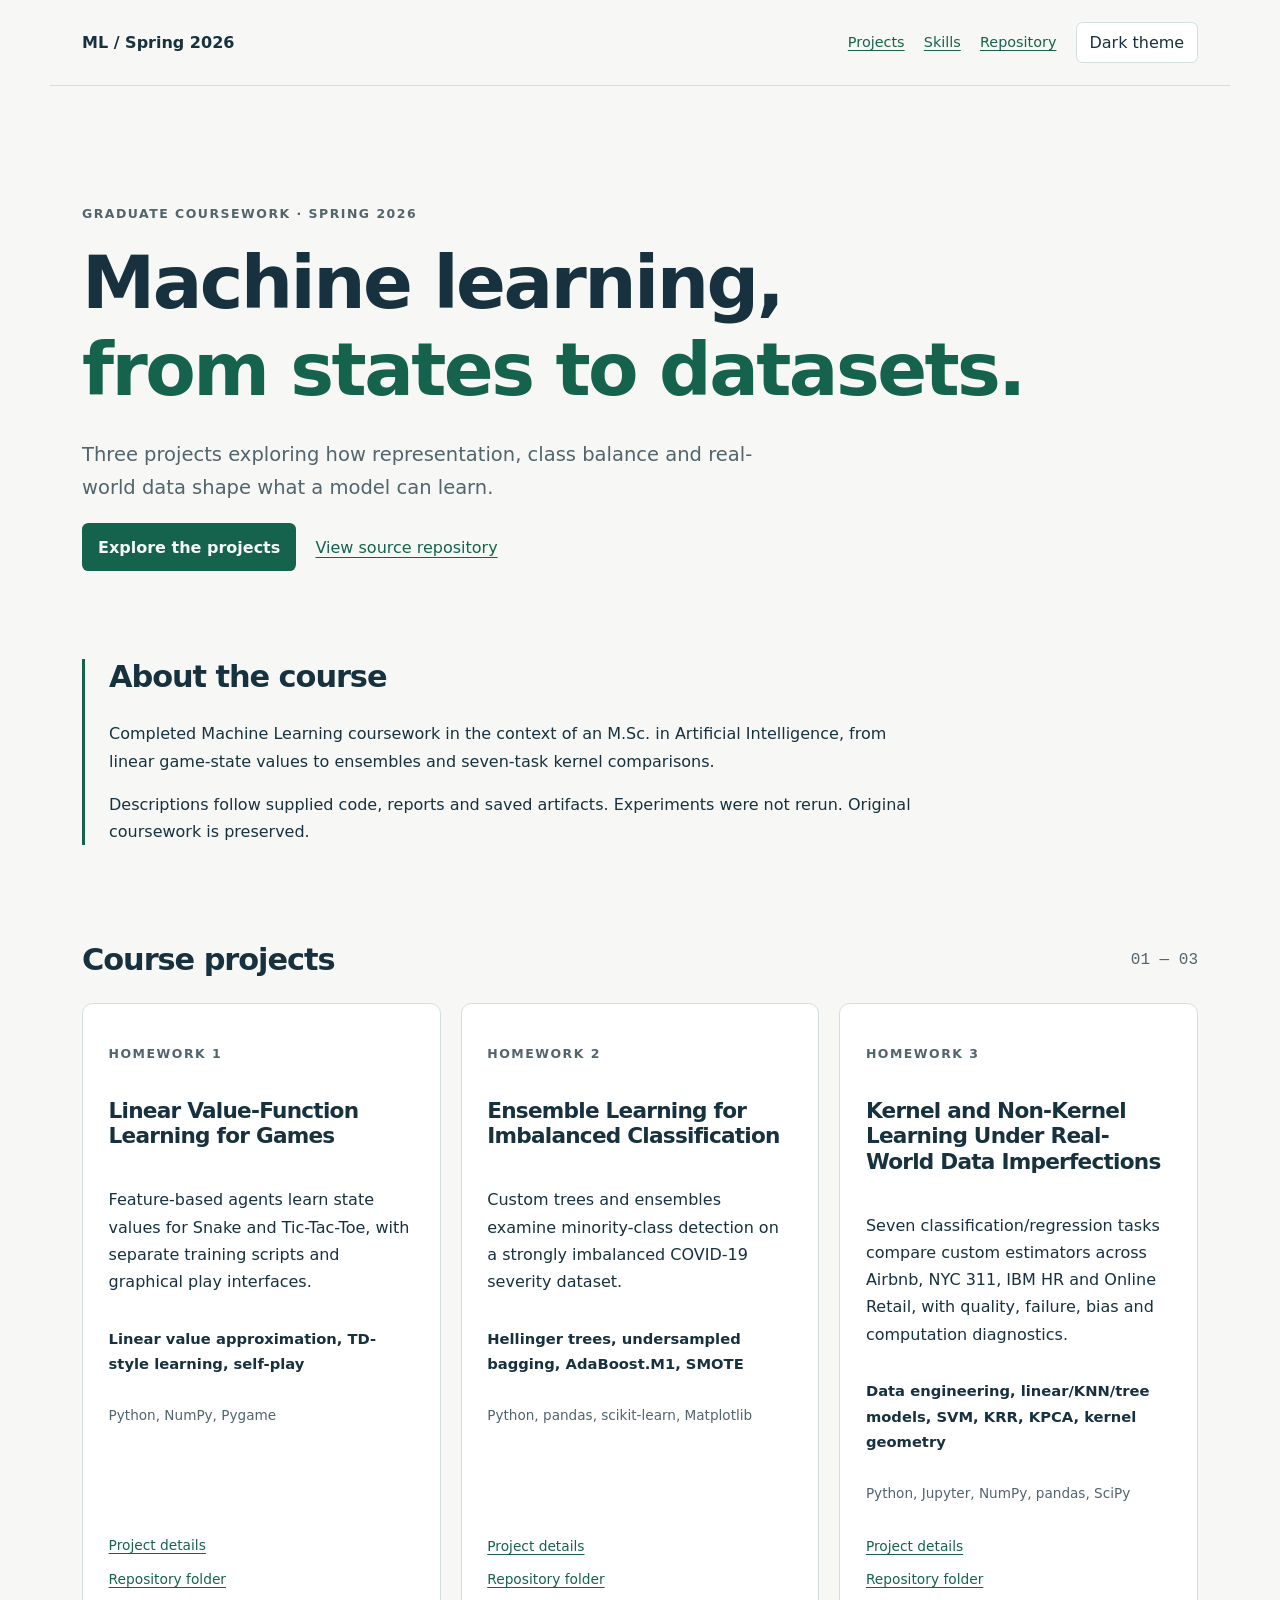
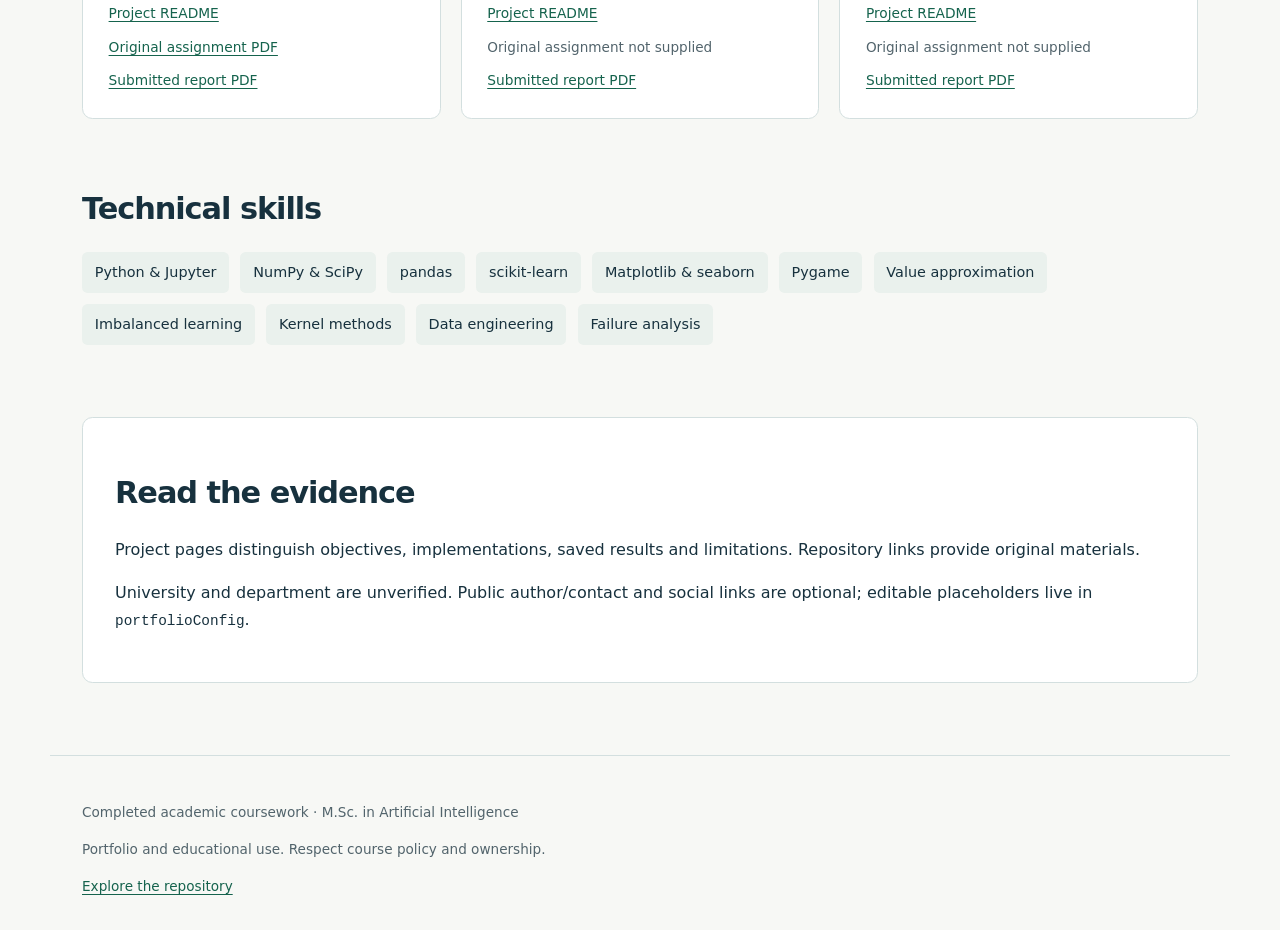
<file: docs/index.html>
<!doctype html>
<html lang="en"><head><meta charset="utf-8"><meta name="viewport" content="width=device-width, initial-scale=1"><meta name="description" content="Graduate Machine Learning coursework: game learning, ensembles and kernel methods."><title>Course projects | ML Portfolio</title><link rel="icon" href="favicon.svg" type="image/svg+xml"><link rel="stylesheet" href="assets/css/style.css"><script src="assets/js/main.js" defer></script></head><body><a class="skip" href="#main">Skip to content</a><header class="nav"><a class="brand" href="index.html">ML / Spring 2026</a><nav aria-label="Main navigation"><a href="index.html#projects">Projects</a><a href="index.html#skills">Skills</a><a data-repository href="https://github.com/Mana-Peiravian/machine-learning-projects">Repository</a><button id="theme-toggle" type="button" hidden aria-label="Switch color theme">Theme</button></nav></header><main id="main"><section class="hero"><p class="eyebrow">Graduate coursework · Spring 2026</p><h1>Machine learning,<br><span>from states to datasets.</span></h1><p class="lede">Three projects exploring how representation, class balance and real-world data shape what a model can learn.</p><div class="links"><a class="primary" href="#projects">Explore the projects</a><a data-repository href="https://github.com/Mana-Peiravian/machine-learning-projects">View source repository</a></div></section><section class="overview"><h2>About the course</h2><p>Completed Machine Learning coursework in the context of an M.Sc. in Artificial Intelligence, from linear game-state values to ensembles and seven-task kernel comparisons.</p><p>Descriptions follow supplied code, reports and saved artifacts. Experiments were not rerun. Original coursework is preserved.</p></section><section id="projects"><div class="section-title"><h2>Course projects</h2><span>01 — 03</span></div><div class="grid"><article class="card"><p class="eyebrow">Homework 1</p><h3><a href="projects/linear-game-agents.html">Linear Value-Function Learning for Games</a></h3><p>Feature-based agents learn state values for Snake and Tic-Tac-Toe, with separate training scripts and graphical play interfaces.</p><p class="methods">Linear value approximation, TD-style learning, self-play</p><p class="tools">Python, NumPy, Pygame</p><div class="links"><a href="projects/linear-game-agents.html">Project details</a><a data-repo-path="1/" data-repo-kind="tree" href="https://github.com/Mana-Peiravian/machine-learning-projects/tree/main/1/">Repository folder</a><a data-repo-path="1/README.generated.md" href="https://github.com/Mana-Peiravian/machine-learning-projects/blob/main/1/README.generated.md">Project README</a><a data-repo-path="1/Homework1.pdf" href="https://github.com/Mana-Peiravian/machine-learning-projects/blob/main/1/Homework1.pdf">Original assignment PDF</a><a data-repo-path="1/HW%231%20-%20Report.pdf" href="https://github.com/Mana-Peiravian/machine-learning-projects/blob/main/1/HW%231%20-%20Report.pdf">Submitted report PDF</a></div></article><article class="card"><p class="eyebrow">Homework 2</p><h3><a href="projects/imbalanced-ensembles.html">Ensemble Learning for Imbalanced Classification</a></h3><p>Custom trees and ensembles examine minority-class detection on a strongly imbalanced COVID-19 severity dataset.</p><p class="methods">Hellinger trees, undersampled bagging, AdaBoost.M1, SMOTE</p><p class="tools">Python, pandas, scikit-learn, Matplotlib</p><div class="links"><a href="projects/imbalanced-ensembles.html">Project details</a><a data-repo-path="2/" data-repo-kind="tree" href="https://github.com/Mana-Peiravian/machine-learning-projects/tree/main/2/">Repository folder</a><a data-repo-path="2/README.md" href="https://github.com/Mana-Peiravian/machine-learning-projects/blob/main/2/README.md">Project README</a><span class="muted">Original assignment not supplied</span><a data-repo-path="2/report.pdf" href="https://github.com/Mana-Peiravian/machine-learning-projects/blob/main/2/report.pdf">Submitted report PDF</a></div></article><article class="card"><p class="eyebrow">Homework 3</p><h3><a href="projects/real-world-kernel-study.html">Kernel and Non-Kernel Learning Under Real-World Data Imperfections</a></h3><p>Seven classification/regression tasks compare custom estimators across Airbnb, NYC 311, IBM HR and Online Retail, with quality, failure, bias and computation diagnostics.</p><p class="methods">Data engineering, linear/KNN/tree models, SVM, KRR, KPCA, kernel geometry</p><p class="tools">Python, Jupyter, NumPy, pandas, SciPy</p><div class="links"><a href="projects/real-world-kernel-study.html">Project details</a><a data-repo-path="3/" data-repo-kind="tree" href="https://github.com/Mana-Peiravian/machine-learning-projects/tree/main/3/">Repository folder</a><a data-repo-path="3/README.md" href="https://github.com/Mana-Peiravian/machine-learning-projects/blob/main/3/README.md">Project README</a><span class="muted">Original assignment not supplied</span><a data-repo-path="3/report.pdf" href="https://github.com/Mana-Peiravian/machine-learning-projects/blob/main/3/report.pdf">Submitted report PDF</a></div></article></div></section><section id="skills"><h2>Technical skills</h2><ul class="tags"><li>Python &amp; Jupyter</li><li>NumPy &amp; SciPy</li><li>pandas</li><li>scikit-learn</li><li>Matplotlib &amp; seaborn</li><li>Pygame</li><li>Value approximation</li><li>Imbalanced learning</li><li>Kernel methods</li><li>Data engineering</li><li>Failure analysis</li></ul></section><section class="evidence"><h2>Read the evidence</h2><p>Project pages distinguish objectives, implementations, saved results and limitations. Repository links provide original materials.</p><p>University and department are unverified. Public author/contact and social links are optional; editable placeholders live in <code>portfolioConfig</code>.</p></section></main><footer><p>Completed academic coursework · M.Sc. in Artificial Intelligence</p><p>Portfolio and educational use. Respect course policy and ownership.</p><a data-repository href="https://github.com/Mana-Peiravian/machine-learning-projects">Explore the repository</a></footer></body></html>
</file>
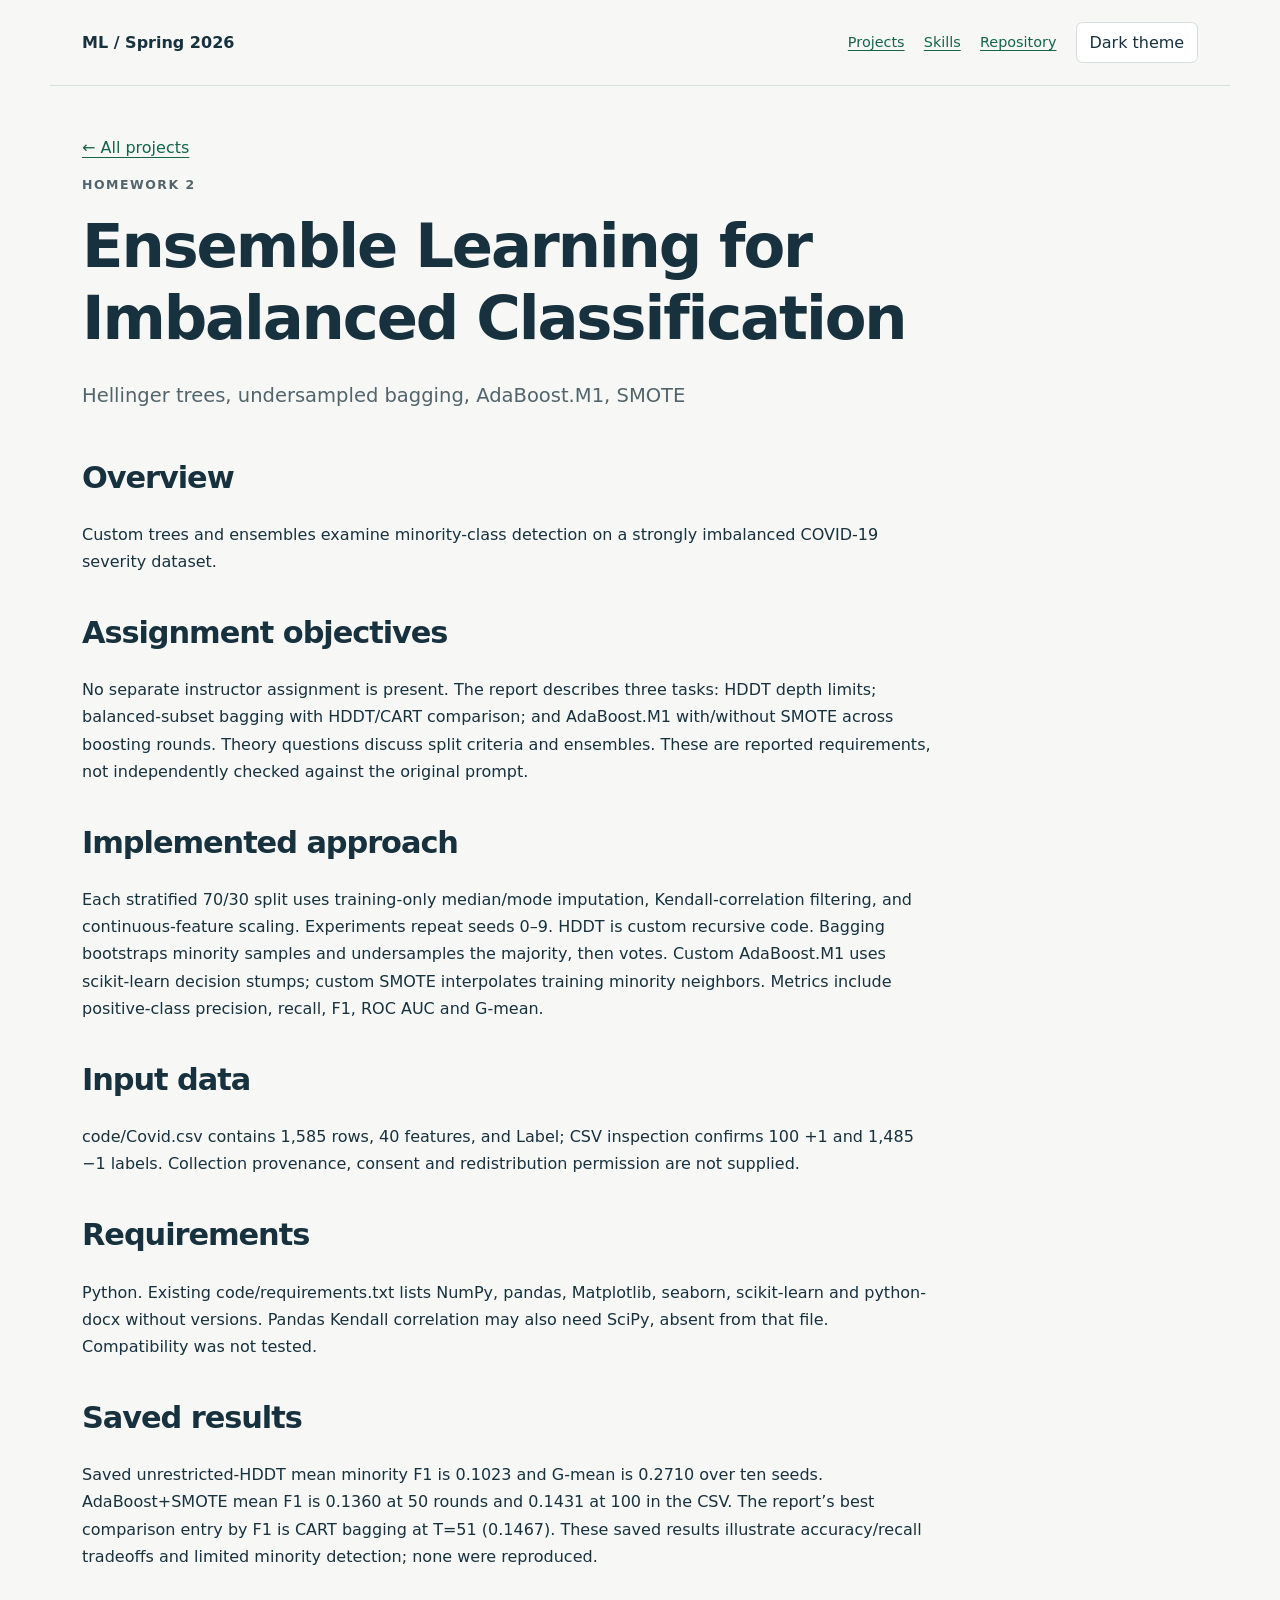
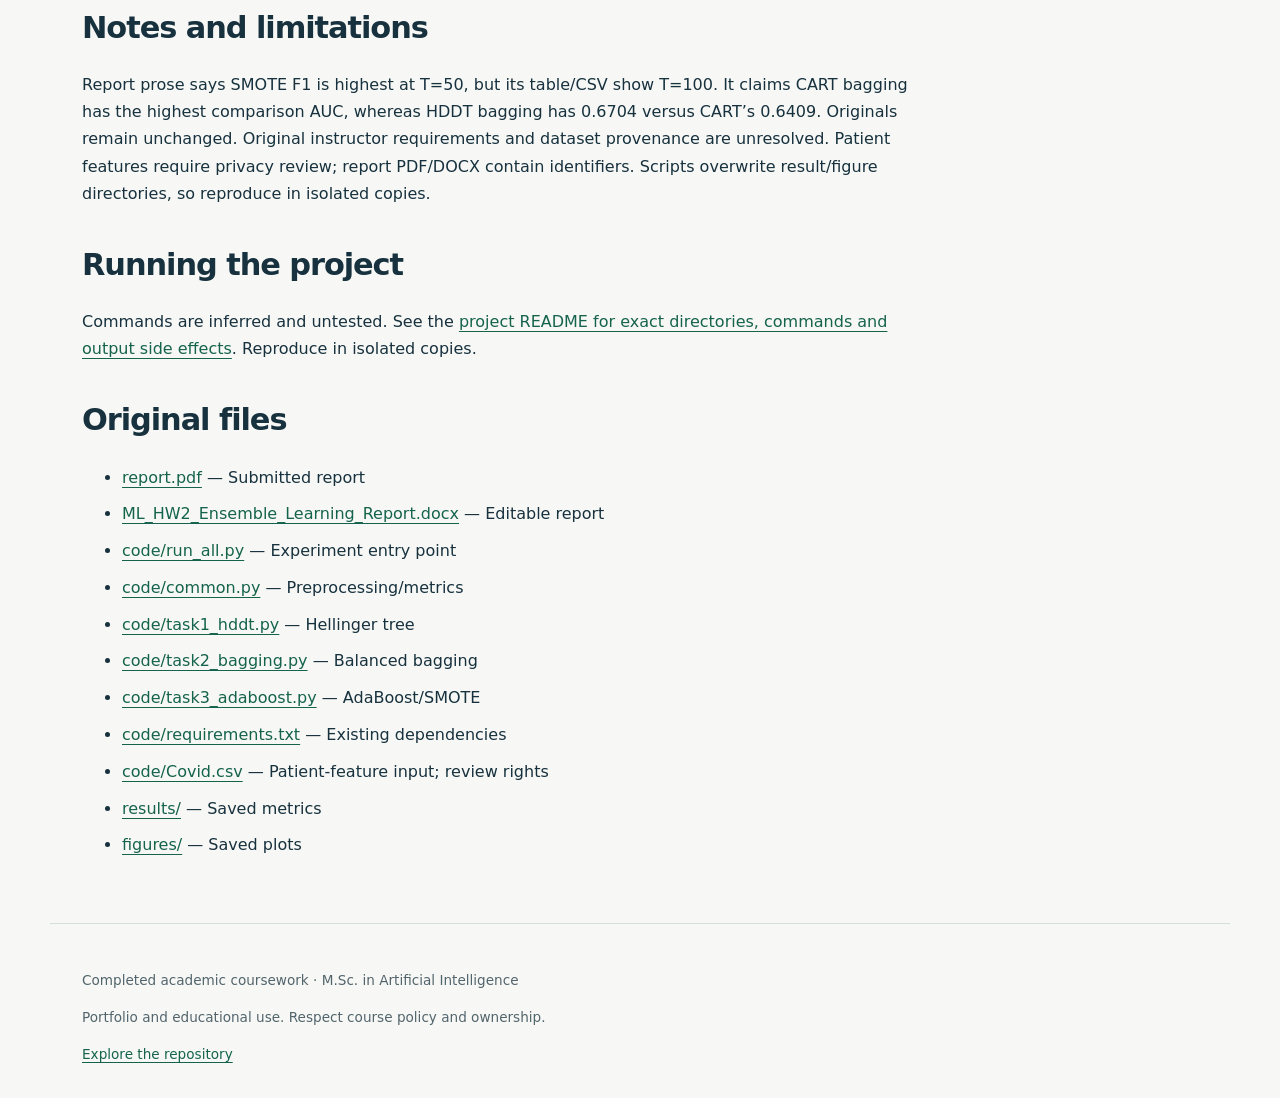
<file: docs/projects/imbalanced-ensembles.html>
<!doctype html>
<html lang="en"><head><meta charset="utf-8"><meta name="viewport" content="width=device-width, initial-scale=1"><meta name="description" content="Graduate Machine Learning coursework: game learning, ensembles and kernel methods."><title>Ensemble Learning for Imbalanced Classification | ML Portfolio</title><link rel="icon" href="../favicon.svg" type="image/svg+xml"><link rel="stylesheet" href="../assets/css/style.css"><script src="../assets/js/main.js" defer></script></head><body><a class="skip" href="#main">Skip to content</a><header class="nav"><a class="brand" href="../index.html">ML / Spring 2026</a><nav aria-label="Main navigation"><a href="../index.html#projects">Projects</a><a href="../index.html#skills">Skills</a><a data-repository href="https://github.com/Mana-Peiravian/machine-learning-projects">Repository</a><button id="theme-toggle" type="button" hidden aria-label="Switch color theme">Theme</button></nav></header><main id="main"><div class="project-heading"><a href="../index.html#projects">← All projects</a><p class="eyebrow">Homework 2</p><h1>Ensemble Learning for Imbalanced Classification</h1><p class="lede">Hellinger trees, undersampled bagging, AdaBoost.M1, SMOTE</p></div><div class="prose"><section><h2>Overview</h2><p>Custom trees and ensembles examine minority-class detection on a strongly imbalanced COVID-19 severity dataset.</p></section><section><h2>Assignment objectives</h2><p>No separate instructor assignment is present. The report describes three tasks: HDDT depth limits; balanced-subset bagging with HDDT/CART comparison; and AdaBoost.M1 with/without SMOTE across boosting rounds. Theory questions discuss split criteria and ensembles. These are reported requirements, not independently checked against the original prompt.</p></section><section><h2>Implemented approach</h2><p>Each stratified 70/30 split uses training-only median/mode imputation, Kendall-correlation filtering, and continuous-feature scaling. Experiments repeat seeds 0–9. HDDT is custom recursive code. Bagging bootstraps minority samples and undersamples the majority, then votes. Custom AdaBoost.M1 uses scikit-learn decision stumps; custom SMOTE interpolates training minority neighbors. Metrics include positive-class precision, recall, F1, ROC AUC and G-mean.</p></section><section><h2>Input data</h2><p>code/Covid.csv contains 1,585 rows, 40 features, and Label; CSV inspection confirms 100 +1 and 1,485 −1 labels. Collection provenance, consent and redistribution permission are not supplied.</p></section><section><h2>Requirements</h2><p>Python. Existing code/requirements.txt lists NumPy, pandas, Matplotlib, seaborn, scikit-learn and python-docx without versions. Pandas Kendall correlation may also need SciPy, absent from that file. Compatibility was not tested.</p></section><section><h2>Saved results</h2><p>Saved unrestricted-HDDT mean minority F1 is 0.1023 and G-mean is 0.2710 over ten seeds. AdaBoost+SMOTE mean F1 is 0.1360 at 50 rounds and 0.1431 at 100 in the CSV. The report’s best comparison entry by F1 is CART bagging at T=51 (0.1467). These saved results illustrate accuracy/recall tradeoffs and limited minority detection; none were reproduced.</p></section><section><h2>Notes and limitations</h2><p>Report prose says SMOTE F1 is highest at T=50, but its table/CSV show T=100. It claims CART bagging has the highest comparison AUC, whereas HDDT bagging has 0.6704 versus CART’s 0.6409. Originals remain unchanged. Original instructor requirements and dataset provenance are unresolved. Patient features require privacy review; report PDF/DOCX contain identifiers. Scripts overwrite result/figure directories, so reproduce in isolated copies.</p></section><section><h2>Running the project</h2><p>Commands are inferred and untested. See the <a data-repo-path="2/README.md" href="https://github.com/Mana-Peiravian/machine-learning-projects/blob/main/2/README.md">project README for exact directories, commands and output side effects</a>. Reproduce in isolated copies.</p></section><section><h2>Original files</h2><ul><li><a data-repo-path="2/report.pdf" data-repo-kind="blob" href="https://github.com/Mana-Peiravian/machine-learning-projects/blob/main/2/report.pdf">report.pdf</a> — Submitted report</li><li><a data-repo-path="2/ML_HW2_Ensemble_Learning_Report.docx" data-repo-kind="blob" href="https://github.com/Mana-Peiravian/machine-learning-projects/blob/main/2/ML_HW2_Ensemble_Learning_Report.docx">ML_HW2_Ensemble_Learning_Report.docx</a> — Editable report</li><li><a data-repo-path="2/code/run_all.py" data-repo-kind="blob" href="https://github.com/Mana-Peiravian/machine-learning-projects/blob/main/2/code/run_all.py">code/run_all.py</a> — Experiment entry point</li><li><a data-repo-path="2/code/common.py" data-repo-kind="blob" href="https://github.com/Mana-Peiravian/machine-learning-projects/blob/main/2/code/common.py">code/common.py</a> — Preprocessing/metrics</li><li><a data-repo-path="2/code/task1_hddt.py" data-repo-kind="blob" href="https://github.com/Mana-Peiravian/machine-learning-projects/blob/main/2/code/task1_hddt.py">code/task1_hddt.py</a> — Hellinger tree</li><li><a data-repo-path="2/code/task2_bagging.py" data-repo-kind="blob" href="https://github.com/Mana-Peiravian/machine-learning-projects/blob/main/2/code/task2_bagging.py">code/task2_bagging.py</a> — Balanced bagging</li><li><a data-repo-path="2/code/task3_adaboost.py" data-repo-kind="blob" href="https://github.com/Mana-Peiravian/machine-learning-projects/blob/main/2/code/task3_adaboost.py">code/task3_adaboost.py</a> — AdaBoost/SMOTE</li><li><a data-repo-path="2/code/requirements.txt" data-repo-kind="blob" href="https://github.com/Mana-Peiravian/machine-learning-projects/blob/main/2/code/requirements.txt">code/requirements.txt</a> — Existing dependencies</li><li><a data-repo-path="2/code/Covid.csv" data-repo-kind="blob" href="https://github.com/Mana-Peiravian/machine-learning-projects/blob/main/2/code/Covid.csv">code/Covid.csv</a> — Patient-feature input; review rights</li><li><a data-repo-path="2/results/" data-repo-kind="tree" href="https://github.com/Mana-Peiravian/machine-learning-projects/tree/main/2/results/">results/</a> — Saved metrics</li><li><a data-repo-path="2/figures/" data-repo-kind="tree" href="https://github.com/Mana-Peiravian/machine-learning-projects/tree/main/2/figures/">figures/</a> — Saved plots</li></ul></section></div></main><footer><p>Completed academic coursework · M.Sc. in Artificial Intelligence</p><p>Portfolio and educational use. Respect course policy and ownership.</p><a data-repository href="https://github.com/Mana-Peiravian/machine-learning-projects">Explore the repository</a></footer></body></html>
</file>
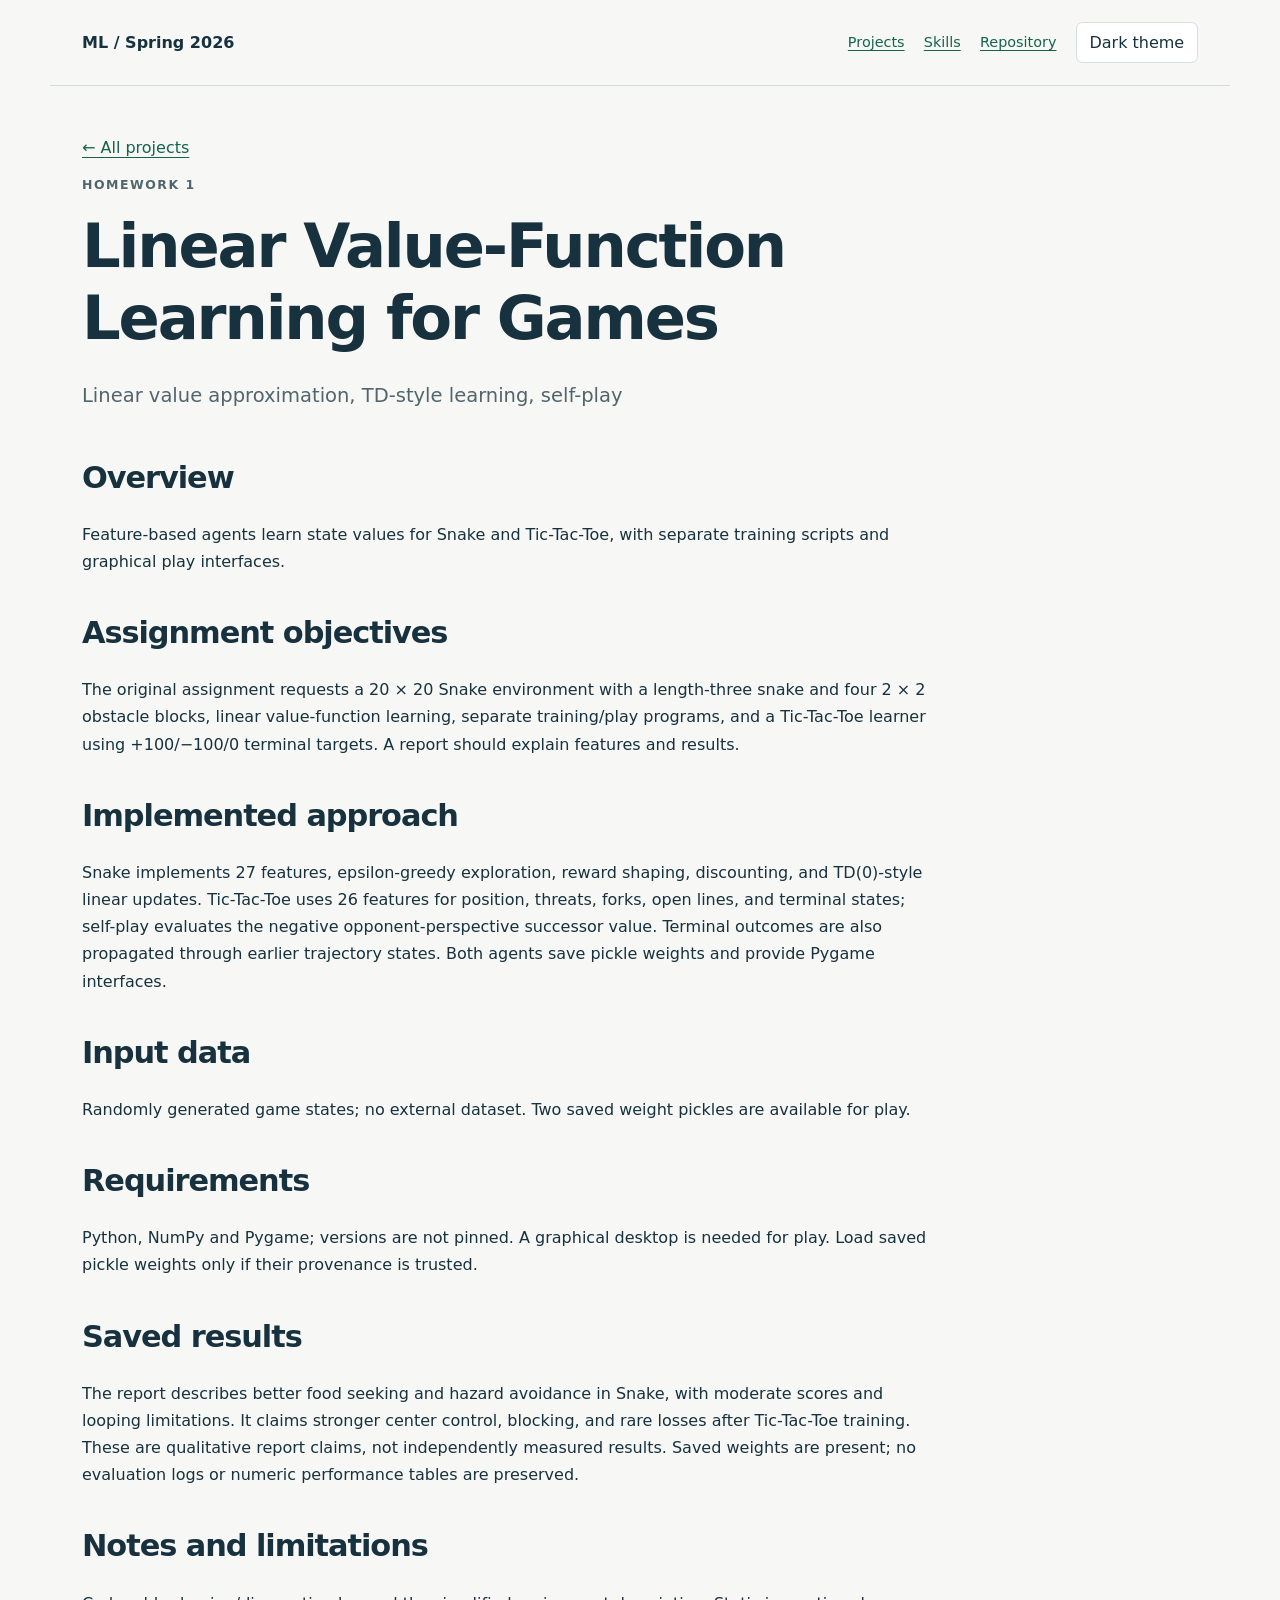
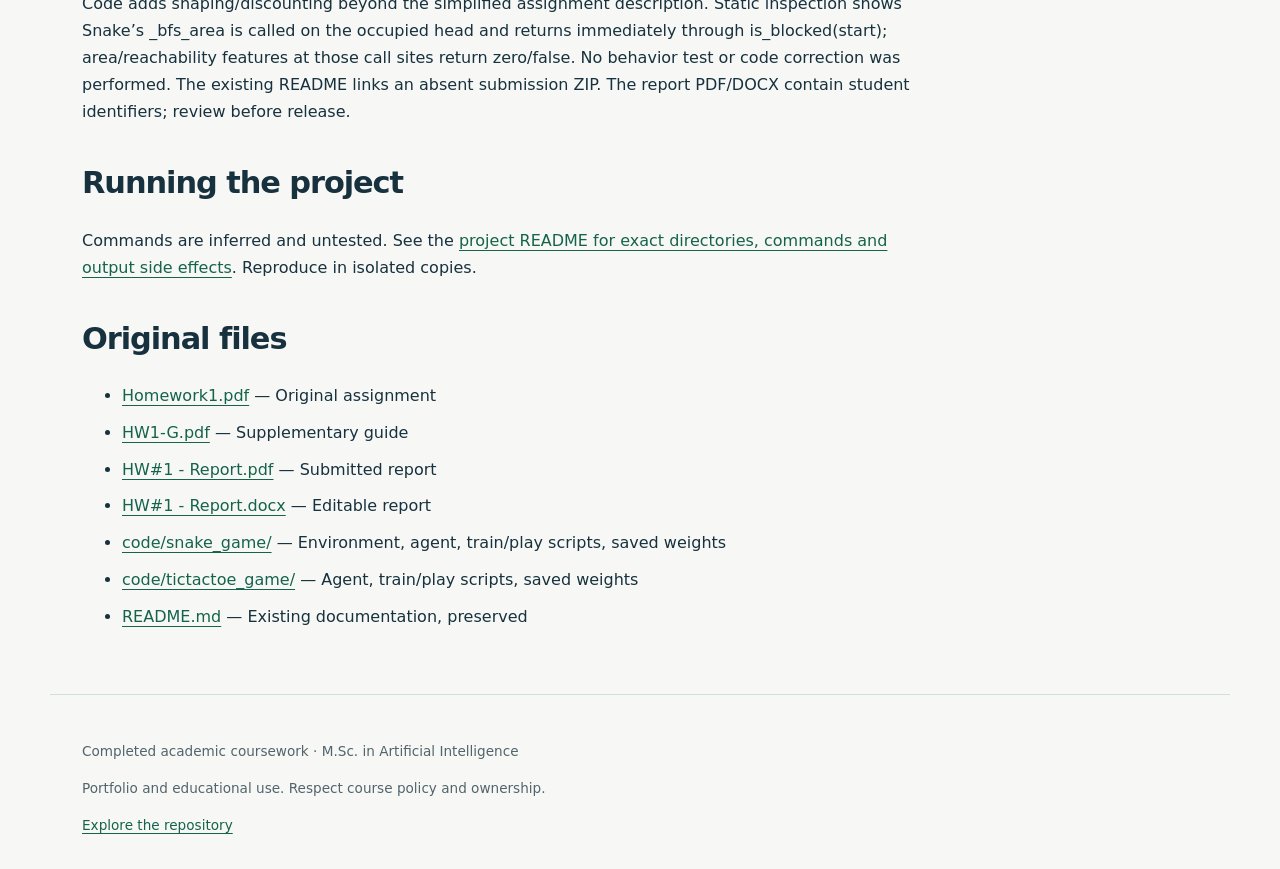
<file: docs/projects/linear-game-agents.html>
<!doctype html>
<html lang="en"><head><meta charset="utf-8"><meta name="viewport" content="width=device-width, initial-scale=1"><meta name="description" content="Graduate Machine Learning coursework: game learning, ensembles and kernel methods."><title>Linear Value-Function Learning for Games | ML Portfolio</title><link rel="icon" href="../favicon.svg" type="image/svg+xml"><link rel="stylesheet" href="../assets/css/style.css"><script src="../assets/js/main.js" defer></script></head><body><a class="skip" href="#main">Skip to content</a><header class="nav"><a class="brand" href="../index.html">ML / Spring 2026</a><nav aria-label="Main navigation"><a href="../index.html#projects">Projects</a><a href="../index.html#skills">Skills</a><a data-repository href="https://github.com/Mana-Peiravian/machine-learning-projects">Repository</a><button id="theme-toggle" type="button" hidden aria-label="Switch color theme">Theme</button></nav></header><main id="main"><div class="project-heading"><a href="../index.html#projects">← All projects</a><p class="eyebrow">Homework 1</p><h1>Linear Value-Function Learning for Games</h1><p class="lede">Linear value approximation, TD-style learning, self-play</p></div><div class="prose"><section><h2>Overview</h2><p>Feature-based agents learn state values for Snake and Tic-Tac-Toe, with separate training scripts and graphical play interfaces.</p></section><section><h2>Assignment objectives</h2><p>The original assignment requests a 20 × 20 Snake environment with a length-three snake and four 2 × 2 obstacle blocks, linear value-function learning, separate training/play programs, and a Tic-Tac-Toe learner using +100/−100/0 terminal targets. A report should explain features and results.</p></section><section><h2>Implemented approach</h2><p>Snake implements 27 features, epsilon-greedy exploration, reward shaping, discounting, and TD(0)-style linear updates. Tic-Tac-Toe uses 26 features for position, threats, forks, open lines, and terminal states; self-play evaluates the negative opponent-perspective successor value. Terminal outcomes are also propagated through earlier trajectory states. Both agents save pickle weights and provide Pygame interfaces.</p></section><section><h2>Input data</h2><p>Randomly generated game states; no external dataset. Two saved weight pickles are available for play.</p></section><section><h2>Requirements</h2><p>Python, NumPy and Pygame; versions are not pinned. A graphical desktop is needed for play. Load saved pickle weights only if their provenance is trusted.</p></section><section><h2>Saved results</h2><p>The report describes better food seeking and hazard avoidance in Snake, with moderate scores and looping limitations. It claims stronger center control, blocking, and rare losses after Tic-Tac-Toe training. These are qualitative report claims, not independently measured results. Saved weights are present; no evaluation logs or numeric performance tables are preserved.</p></section><section><h2>Notes and limitations</h2><p>Code adds shaping/discounting beyond the simplified assignment description. Static inspection shows Snake’s _bfs_area is called on the occupied head and returns immediately through is_blocked(start); area/reachability features at those call sites return zero/false. No behavior test or code correction was performed. The existing README links an absent submission ZIP. The report PDF/DOCX contain student identifiers; review before release.</p></section><section><h2>Running the project</h2><p>Commands are inferred and untested. See the <a data-repo-path="1/README.generated.md" href="https://github.com/Mana-Peiravian/machine-learning-projects/blob/main/1/README.generated.md">project README for exact directories, commands and output side effects</a>. Reproduce in isolated copies.</p></section><section><h2>Original files</h2><ul><li><a data-repo-path="1/Homework1.pdf" data-repo-kind="blob" href="https://github.com/Mana-Peiravian/machine-learning-projects/blob/main/1/Homework1.pdf">Homework1.pdf</a> — Original assignment</li><li><a data-repo-path="1/HW1-G.pdf" data-repo-kind="blob" href="https://github.com/Mana-Peiravian/machine-learning-projects/blob/main/1/HW1-G.pdf">HW1-G.pdf</a> — Supplementary guide</li><li><a data-repo-path="1/HW%231%20-%20Report.pdf" data-repo-kind="blob" href="https://github.com/Mana-Peiravian/machine-learning-projects/blob/main/1/HW%231%20-%20Report.pdf">HW#1 - Report.pdf</a> — Submitted report</li><li><a data-repo-path="1/HW%231%20-%20Report.docx" data-repo-kind="blob" href="https://github.com/Mana-Peiravian/machine-learning-projects/blob/main/1/HW%231%20-%20Report.docx">HW#1 - Report.docx</a> — Editable report</li><li><a data-repo-path="1/code/snake_game/" data-repo-kind="tree" href="https://github.com/Mana-Peiravian/machine-learning-projects/tree/main/1/code/snake_game/">code/snake_game/</a> — Environment, agent, train/play scripts, saved weights</li><li><a data-repo-path="1/code/tictactoe_game/" data-repo-kind="tree" href="https://github.com/Mana-Peiravian/machine-learning-projects/tree/main/1/code/tictactoe_game/">code/tictactoe_game/</a> — Agent, train/play scripts, saved weights</li><li><a data-repo-path="1/README.md" data-repo-kind="blob" href="https://github.com/Mana-Peiravian/machine-learning-projects/blob/main/1/README.md">README.md</a> — Existing documentation, preserved</li></ul></section></div></main><footer><p>Completed academic coursework · M.Sc. in Artificial Intelligence</p><p>Portfolio and educational use. Respect course policy and ownership.</p><a data-repository href="https://github.com/Mana-Peiravian/machine-learning-projects">Explore the repository</a></footer></body></html>
</file>
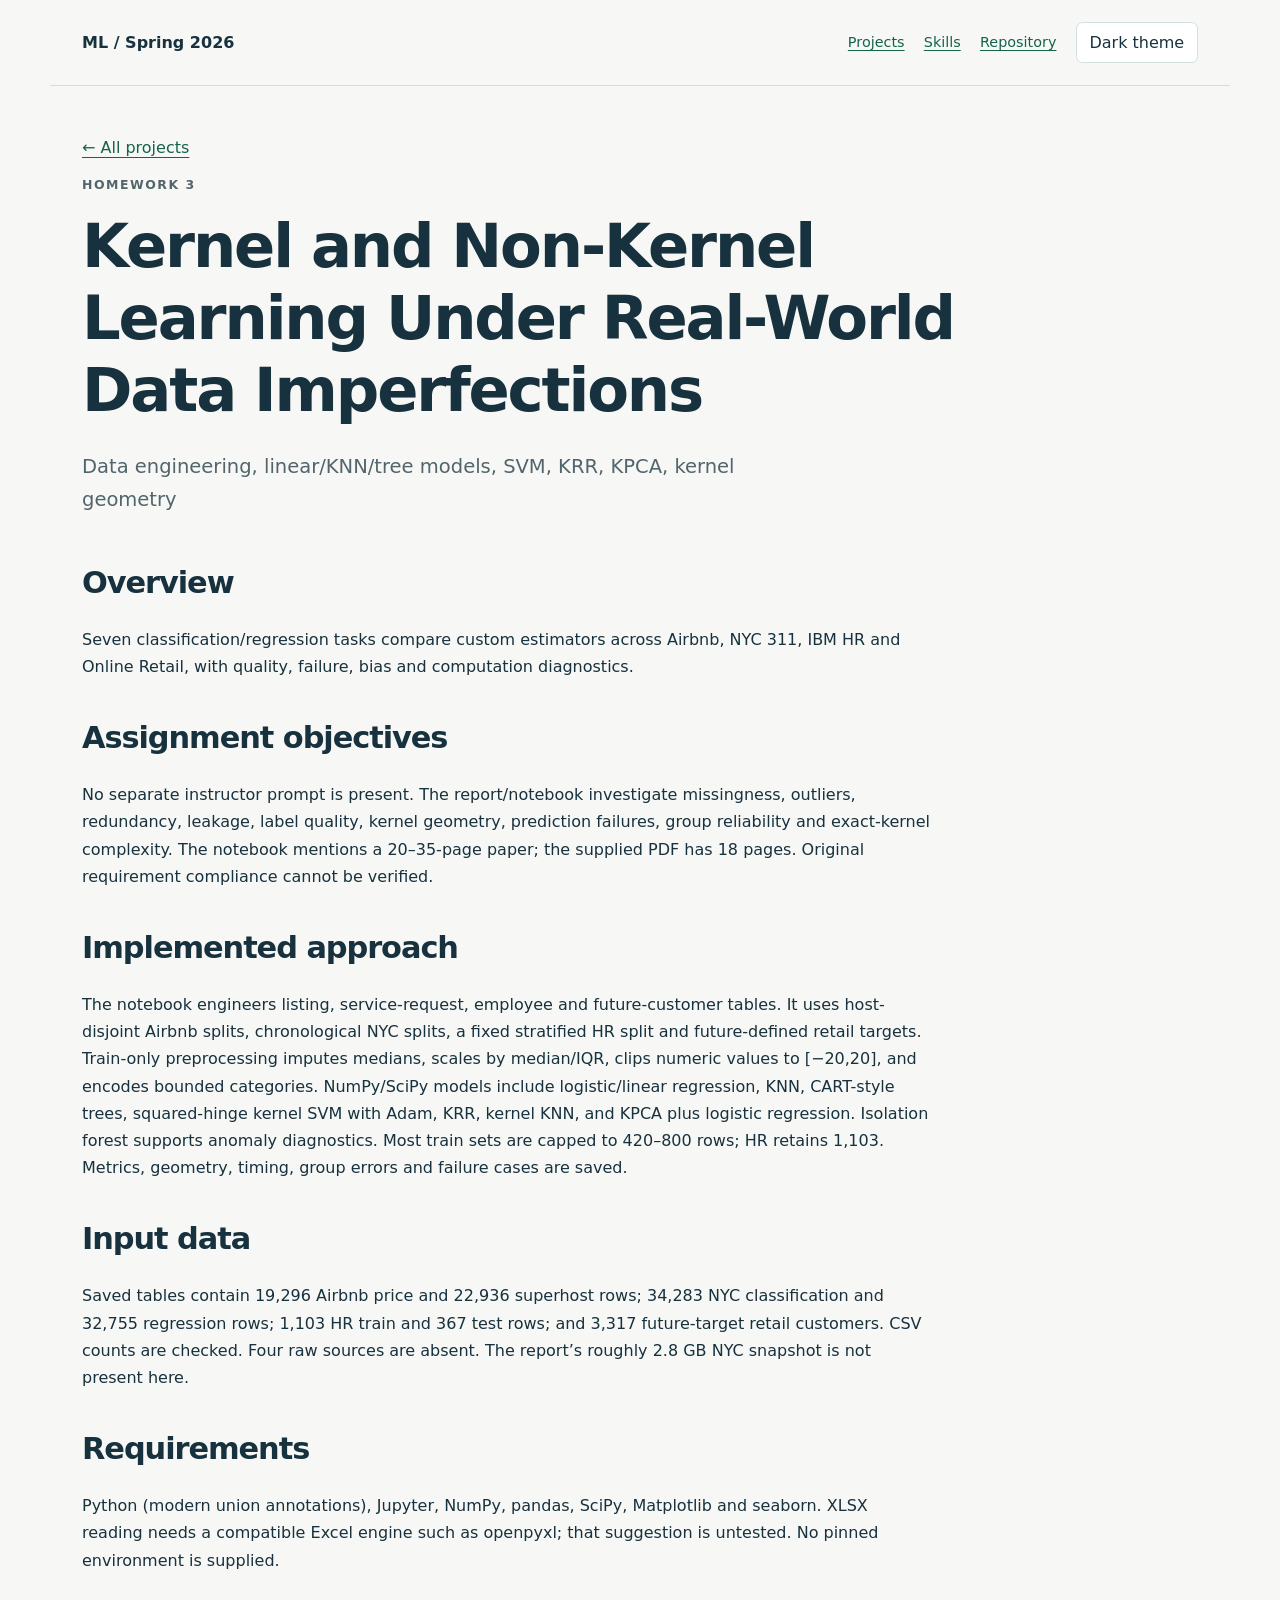
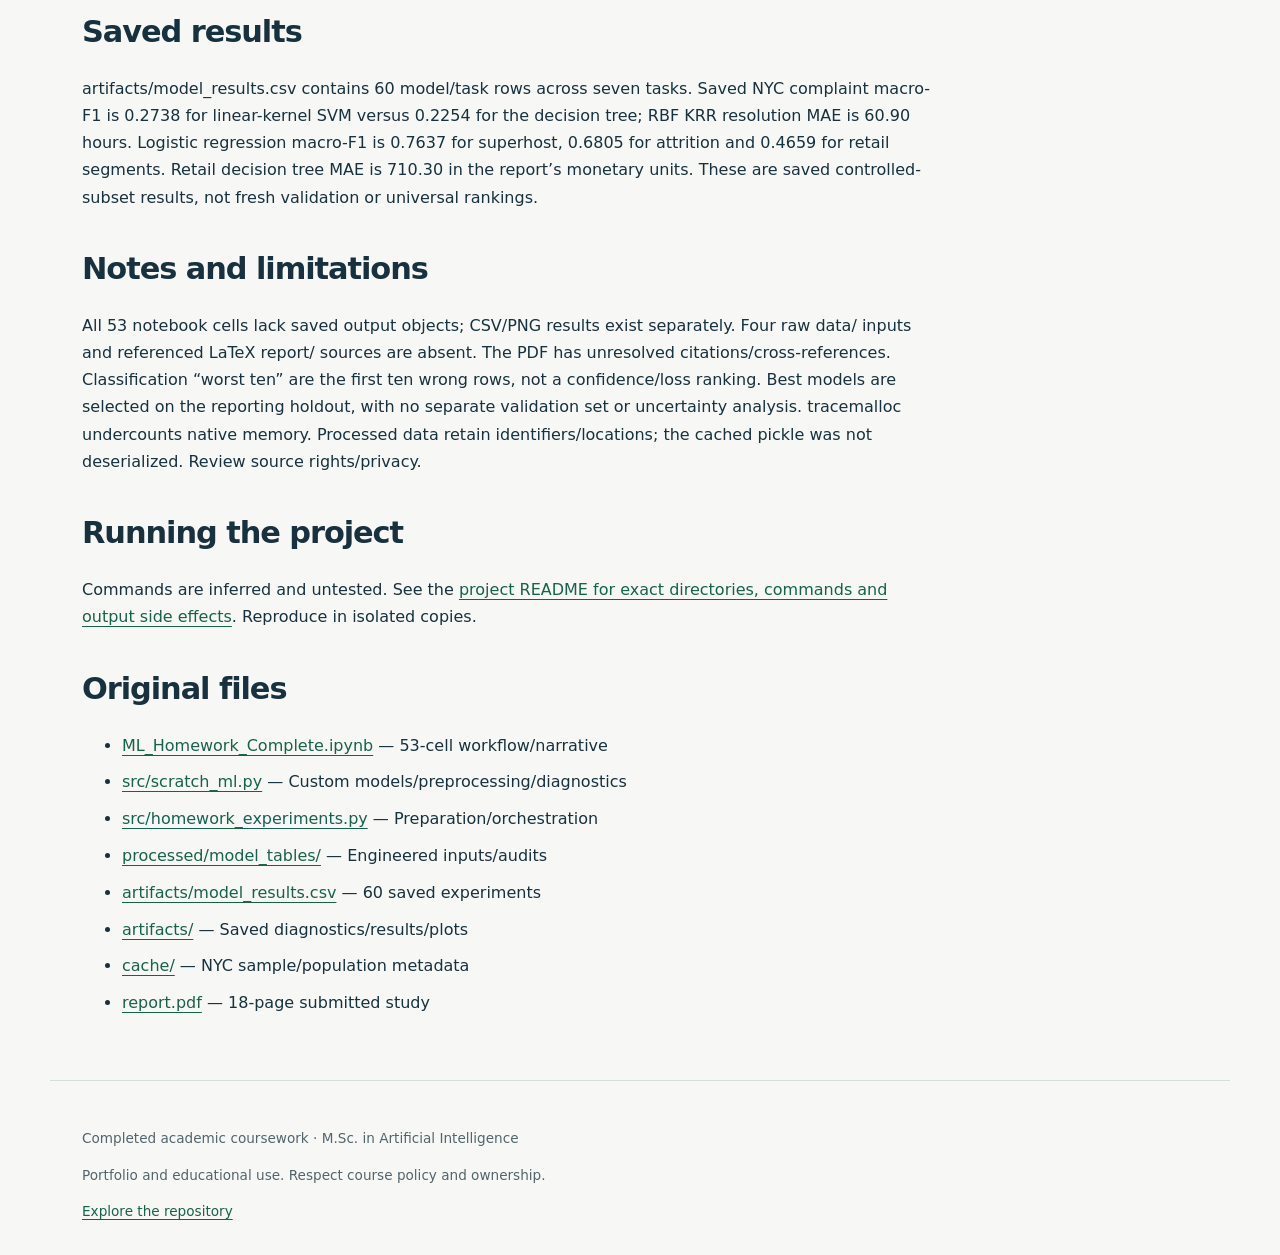
<file: docs/projects/real-world-kernel-study.html>
<!doctype html>
<html lang="en"><head><meta charset="utf-8"><meta name="viewport" content="width=device-width, initial-scale=1"><meta name="description" content="Graduate Machine Learning coursework: game learning, ensembles and kernel methods."><title>Kernel and Non-Kernel Learning Under Real-World Data Imperfections | ML Portfolio</title><link rel="icon" href="../favicon.svg" type="image/svg+xml"><link rel="stylesheet" href="../assets/css/style.css"><script src="../assets/js/main.js" defer></script></head><body><a class="skip" href="#main">Skip to content</a><header class="nav"><a class="brand" href="../index.html">ML / Spring 2026</a><nav aria-label="Main navigation"><a href="../index.html#projects">Projects</a><a href="../index.html#skills">Skills</a><a data-repository href="https://github.com/Mana-Peiravian/machine-learning-projects">Repository</a><button id="theme-toggle" type="button" hidden aria-label="Switch color theme">Theme</button></nav></header><main id="main"><div class="project-heading"><a href="../index.html#projects">← All projects</a><p class="eyebrow">Homework 3</p><h1>Kernel and Non-Kernel Learning Under Real-World Data Imperfections</h1><p class="lede">Data engineering, linear/KNN/tree models, SVM, KRR, KPCA, kernel geometry</p></div><div class="prose"><section><h2>Overview</h2><p>Seven classification/regression tasks compare custom estimators across Airbnb, NYC 311, IBM HR and Online Retail, with quality, failure, bias and computation diagnostics.</p></section><section><h2>Assignment objectives</h2><p>No separate instructor prompt is present. The report/notebook investigate missingness, outliers, redundancy, leakage, label quality, kernel geometry, prediction failures, group reliability and exact-kernel complexity. The notebook mentions a 20–35-page paper; the supplied PDF has 18 pages. Original requirement compliance cannot be verified.</p></section><section><h2>Implemented approach</h2><p>The notebook engineers listing, service-request, employee and future-customer tables. It uses host-disjoint Airbnb splits, chronological NYC splits, a fixed stratified HR split and future-defined retail targets. Train-only preprocessing imputes medians, scales by median/IQR, clips numeric values to [−20,20], and encodes bounded categories. NumPy/SciPy models include logistic/linear regression, KNN, CART-style trees, squared-hinge kernel SVM with Adam, KRR, kernel KNN, and KPCA plus logistic regression. Isolation forest supports anomaly diagnostics. Most train sets are capped to 420–800 rows; HR retains 1,103. Metrics, geometry, timing, group errors and failure cases are saved.</p></section><section><h2>Input data</h2><p>Saved tables contain 19,296 Airbnb price and 22,936 superhost rows; 34,283 NYC classification and 32,755 regression rows; 1,103 HR train and 367 test rows; and 3,317 future-target retail customers. CSV counts are checked. Four raw sources are absent. The report’s roughly 2.8 GB NYC snapshot is not present here.</p></section><section><h2>Requirements</h2><p>Python (modern union annotations), Jupyter, NumPy, pandas, SciPy, Matplotlib and seaborn. XLSX reading needs a compatible Excel engine such as openpyxl; that suggestion is untested. No pinned environment is supplied.</p></section><section><h2>Saved results</h2><p>artifacts/model_results.csv contains 60 model/task rows across seven tasks. Saved NYC complaint macro-F1 is 0.2738 for linear-kernel SVM versus 0.2254 for the decision tree; RBF KRR resolution MAE is 60.90 hours. Logistic regression macro-F1 is 0.7637 for superhost, 0.6805 for attrition and 0.4659 for retail segments. Retail decision tree MAE is 710.30 in the report’s monetary units. These are saved controlled-subset results, not fresh validation or universal rankings.</p></section><section><h2>Notes and limitations</h2><p>All 53 notebook cells lack saved output objects; CSV/PNG results exist separately. Four raw data/ inputs and referenced LaTeX report/ sources are absent. The PDF has unresolved citations/cross-references. Classification “worst ten” are the first ten wrong rows, not a confidence/loss ranking. Best models are selected on the reporting holdout, with no separate validation set or uncertainty analysis. tracemalloc undercounts native memory. Processed data retain identifiers/locations; the cached pickle was not deserialized. Review source rights/privacy.</p></section><section><h2>Running the project</h2><p>Commands are inferred and untested. See the <a data-repo-path="3/README.md" href="https://github.com/Mana-Peiravian/machine-learning-projects/blob/main/3/README.md">project README for exact directories, commands and output side effects</a>. Reproduce in isolated copies.</p></section><section><h2>Original files</h2><ul><li><a data-repo-path="3/ML_Homework_Complete.ipynb" data-repo-kind="blob" href="https://github.com/Mana-Peiravian/machine-learning-projects/blob/main/3/ML_Homework_Complete.ipynb">ML_Homework_Complete.ipynb</a> — 53-cell workflow/narrative</li><li><a data-repo-path="3/src/scratch_ml.py" data-repo-kind="blob" href="https://github.com/Mana-Peiravian/machine-learning-projects/blob/main/3/src/scratch_ml.py">src/scratch_ml.py</a> — Custom models/preprocessing/diagnostics</li><li><a data-repo-path="3/src/homework_experiments.py" data-repo-kind="blob" href="https://github.com/Mana-Peiravian/machine-learning-projects/blob/main/3/src/homework_experiments.py">src/homework_experiments.py</a> — Preparation/orchestration</li><li><a data-repo-path="3/processed/model_tables/" data-repo-kind="tree" href="https://github.com/Mana-Peiravian/machine-learning-projects/tree/main/3/processed/model_tables/">processed/model_tables/</a> — Engineered inputs/audits</li><li><a data-repo-path="3/artifacts/model_results.csv" data-repo-kind="blob" href="https://github.com/Mana-Peiravian/machine-learning-projects/blob/main/3/artifacts/model_results.csv">artifacts/model_results.csv</a> — 60 saved experiments</li><li><a data-repo-path="3/artifacts/" data-repo-kind="tree" href="https://github.com/Mana-Peiravian/machine-learning-projects/tree/main/3/artifacts/">artifacts/</a> — Saved diagnostics/results/plots</li><li><a data-repo-path="3/cache/" data-repo-kind="tree" href="https://github.com/Mana-Peiravian/machine-learning-projects/tree/main/3/cache/">cache/</a> — NYC sample/population metadata</li><li><a data-repo-path="3/report.pdf" data-repo-kind="blob" href="https://github.com/Mana-Peiravian/machine-learning-projects/blob/main/3/report.pdf">report.pdf</a> — 18-page submitted study</li></ul></section></div></main><footer><p>Completed academic coursework · M.Sc. in Artificial Intelligence</p><p>Portfolio and educational use. Respect course policy and ownership.</p><a data-repository href="https://github.com/Mana-Peiravian/machine-learning-projects">Explore the repository</a></footer></body></html>
</file>
<file: docs/assets/css/style.css>
/* Dependency-free local portfolio. */
:root{color-scheme:light;--bg:#f7f8f5;--surface:#fff;--text:#17313e;--muted:#52646c;--line:#d3dfdf;--accent:#15634d;--soft:#eaf1ed}
@media(prefers-color-scheme:dark){:root{color-scheme:dark;--bg:#101c23;--surface:#172832;--text:#edf3ef;--muted:#b6c7cc;--line:#40545d;--accent:#a0e2c4;--soft:#203a34}}
:root[data-theme=light]{color-scheme:light;--bg:#f7f8f5;--surface:#fff;--text:#17313e;--muted:#52646c;--line:#d3dfdf;--accent:#15634d;--soft:#eaf1ed}
:root[data-theme=dark]{color-scheme:dark;--bg:#101c23;--surface:#172832;--text:#edf3ef;--muted:#b6c7cc;--line:#40545d;--accent:#a0e2c4;--soft:#203a34}
*{box-sizing:border-box}html{scroll-behavior:smooth}body{margin:0;background:var(--bg);color:var(--text);font:1rem/1.7 system-ui,-apple-system,"Segoe UI",sans-serif}a{color:var(--accent);text-underline-offset:.22em}a:hover{text-decoration-thickness:2px}a:focus-visible,button:focus-visible{outline:3px solid var(--accent);outline-offset:5px}button{font:inherit;color:var(--text);background:var(--surface);border:1px solid var(--line);border-radius:.4rem;padding:.35rem .8rem;cursor:pointer}[hidden]{display:none!important}.skip{position:absolute;left:1rem;top:-5rem;padding:.7rem;background:var(--surface);z-index:3}.skip:focus{top:1rem}.nav{max-width:1180px;margin:auto;padding:1.4rem 2rem;display:flex;gap:2rem;align-items:center;justify-content:space-between;border-bottom:1px solid var(--line)}.brand{font-weight:750;text-decoration:none;color:var(--text)}nav{display:flex;gap:1.2rem;align-items:center;flex-wrap:wrap}nav a{font-size:.9rem}main{max-width:1180px;margin:auto;padding:0 2rem}section{margin:4.5rem 0}h1,h2,h3{line-height:1.18;letter-spacing:-.035em}h1{font-size:clamp(2.35rem,6vw,4.6rem);max-width:960px;margin:1rem 0 1.5rem}h1 span{color:var(--accent)}h2{font-size:1.9rem}h3{font-size:1.35rem}h3 a{color:var(--text);text-decoration:none}.hero{padding:2rem 0 1rem}.eyebrow{font-size:.78rem;font-weight:700;letter-spacing:.12em;text-transform:uppercase;color:var(--muted)}.lede{font-size:1.22rem;max-width:720px;color:var(--muted)}.links{display:flex;gap:.8rem 1.2rem;flex-wrap:wrap;align-items:center}.primary{padding:.65rem 1rem;background:var(--accent);color:var(--bg);border-radius:.4rem;text-decoration:none;font-weight:650}.overview{max-width:850px;padding-left:1.5rem;border-left:3px solid var(--accent)}.section-title{display:flex;align-items:center;justify-content:space-between}.section-title span{font-family:ui-monospace,monospace;color:var(--muted)}.grid{display:grid;grid-template-columns:repeat(3,minmax(0,1fr));gap:1.25rem}.card{padding:1.6rem;background:var(--surface);border:1px solid var(--line);border-radius:.65rem;display:flex;flex-direction:column}.card .links{font-size:.86rem;margin-top:auto;padding-top:1rem;align-items:flex-start;flex-direction:column;gap:.65rem}.methods{font-weight:600;font-size:.92rem}.tools,.muted{font-size:.85rem;color:var(--muted)}.tags{list-style:none;padding:0;display:flex;flex-wrap:wrap;gap:.7rem}.tags li{padding:.5rem .8rem;background:var(--soft);border-radius:.35rem;font-size:.9rem}.evidence{padding:2rem;background:var(--surface);border:1px solid var(--line);border-radius:.65rem}.project-heading{margin:3rem 0}.project-heading h1{font-size:clamp(2.2rem,5vw,3.8rem)}.prose{max-width:850px}.prose section{margin:2.5rem 0}.prose li{margin-bottom:.6rem;overflow-wrap:anywhere}code{font-family:ui-monospace,monospace;font-size:.9em;overflow-wrap:anywhere}footer{max-width:1180px;margin:4rem auto 0;padding:2rem;border-top:1px solid var(--line);font-size:.85rem;color:var(--muted)}
@media(max-width:950px){.grid{grid-template-columns:1fr}.card .links{flex-direction:row}}@media(max-width:600px){.nav{align-items:flex-start;flex-direction:column;gap:.7rem;padding:1rem}nav{gap:1rem}main{padding:0 1rem}section{margin:3rem 0}.evidence{padding:1.2rem}.links a{overflow-wrap:anywhere}footer{padding:1.4rem 1rem}}
@media(prefers-reduced-motion:reduce){html{scroll-behavior:auto}*,*::before,*::after{animation:none!important;transition:none!important}}
</file>
